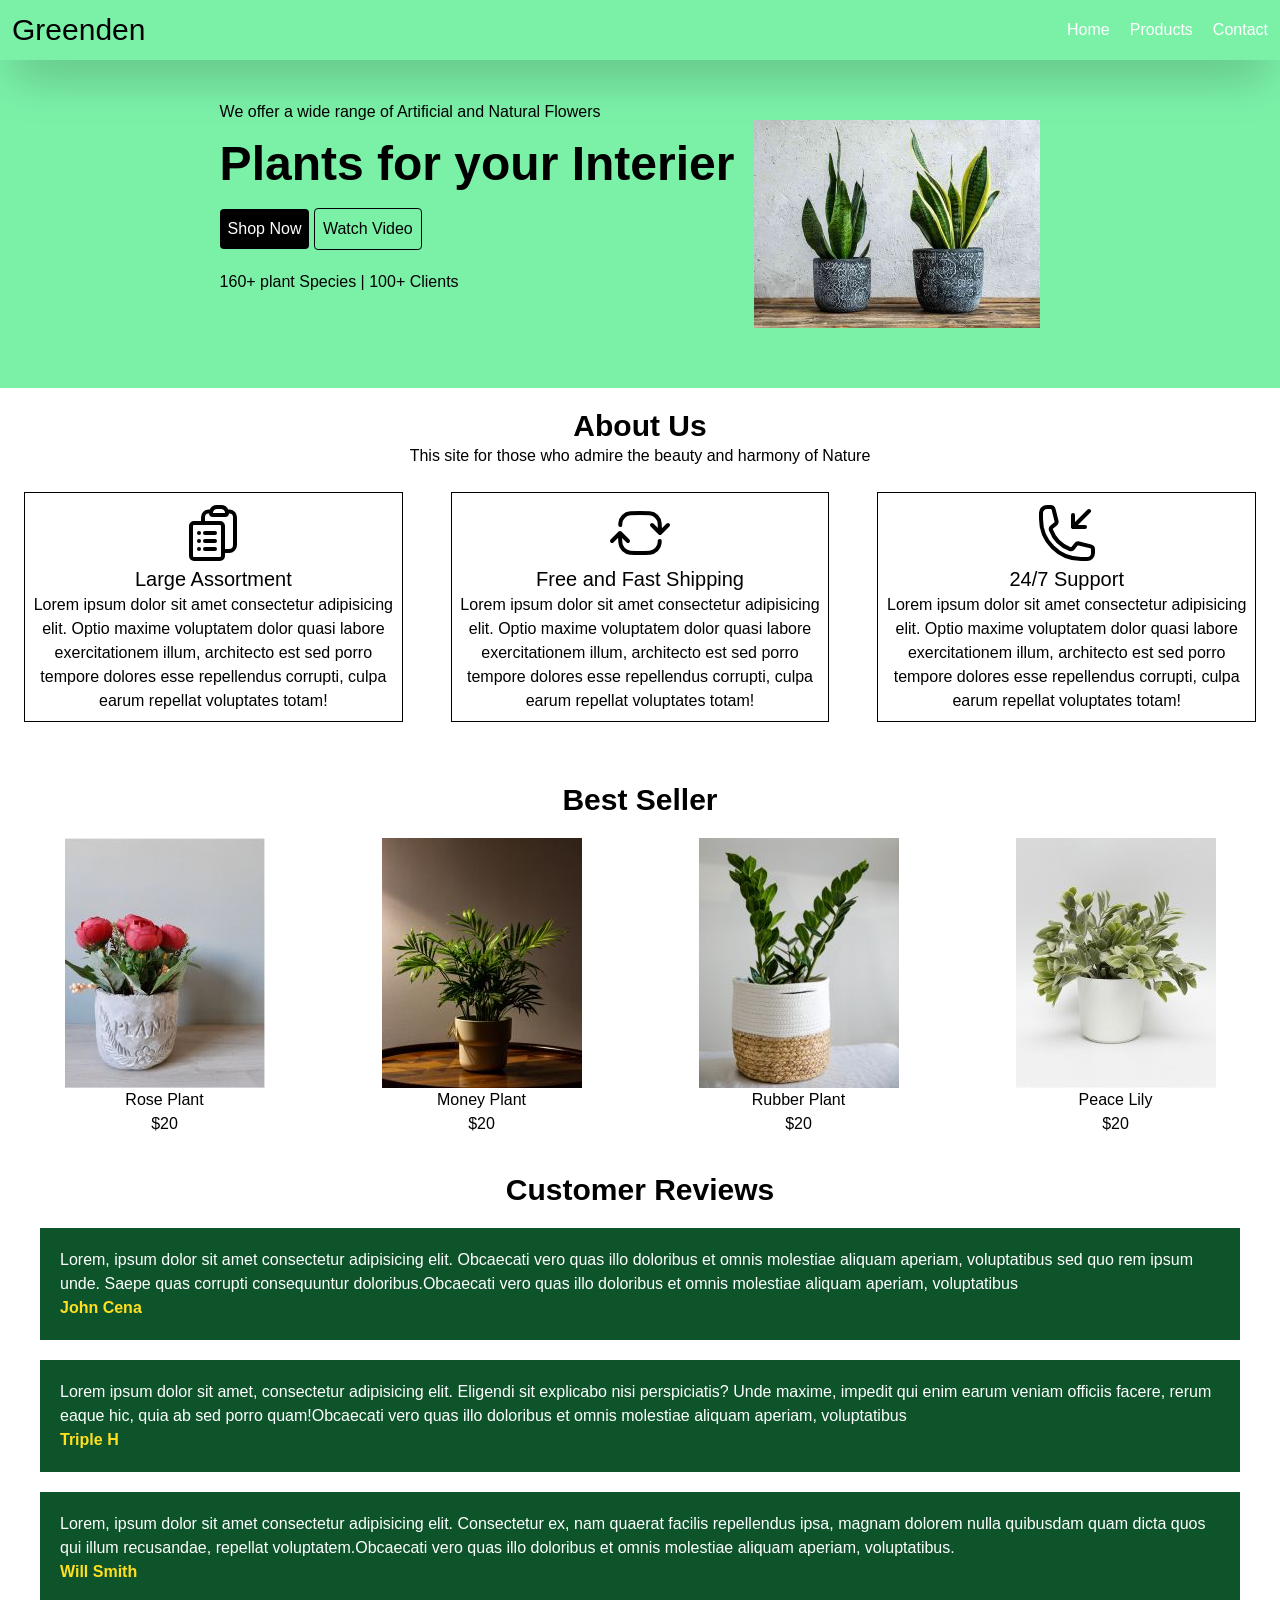
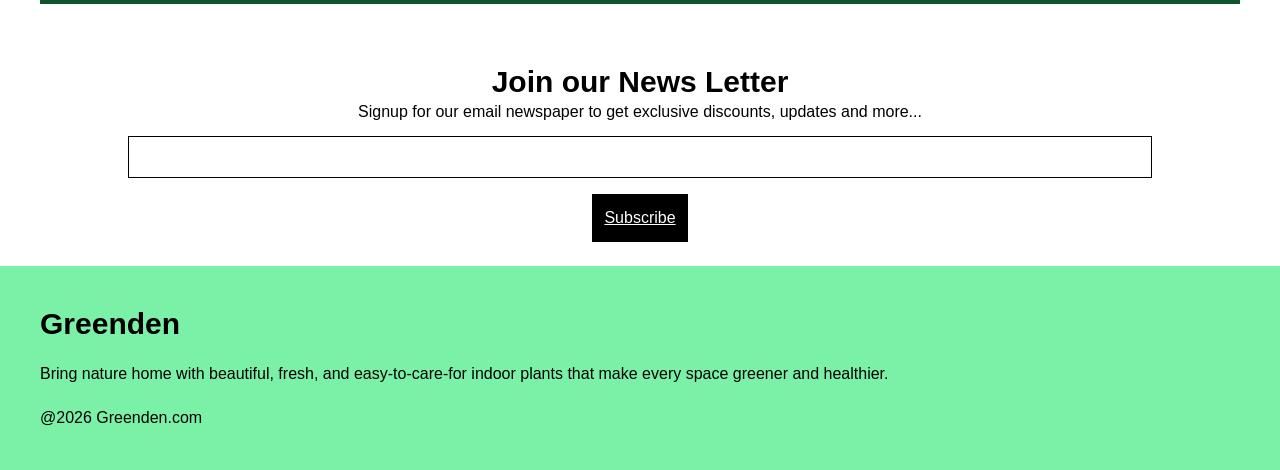
<file: index.html>
<!DOCTYPE html>
<html lang="en">

<head>
    <meta charset="UTF-8">
    <meta name="viewport" content="width=device-width, initial-scale=1.0">
    <title>Greenden</title>
    <!-- tailwind css CDN link -->
    <link href="./src/output.css" rel="stylesheet">
</head>

<body>
    <!-- Resposive Navbar -->
    <nav class="bg-green-300 p-3 flex items-center justify-between shadow-2xl sticky top-0">
        <h1 class="text-3xl">Greenden</h1>

        <svg onclick="showNavbar()" xmlns="http://www.w3.org/2000/svg" fill="none" viewBox="0 0 24 24"
            stroke-width="1.5" stroke="currentColor" class="size-6 md:hidden">
            <path stroke-linecap="round" stroke-linejoin="round" d="M3.75 6.75h16.5M3.75 12h16.5m-16.5 5.25h16.5" />
        </svg>

        <ul class="flex gap-5 text-white hidden md:flex">
            <li>
                <a class="hover:underline hover:text-black" href="./index.html">Home</a>
            </li>
            <li>
                <a class="hover:underline hover:text-black" href="./product.html">Products</a>
            </li>
            <li>
                <a class="hover:underline hover:text-black" href="./contact.html">Contact</a>
            </li>
        </ul>
    </nav>

    <!-- Side navbar -->
    <section id="sidenav"
    class="bg-green-300 hidden z-50"
    style="position: fixed; top: 0; right:0; width: 50%; height: 100vh;">

        <div class="text-right p-5">
            <button onclick="closeNavbar()" class="text-2xl">
                ✕
            </button>
        </div>

        <ul class="flex flex-col gap-5 p-5 text-white">
            <li>
                <a class="hover:underline hover:text-black" href="./index.html">Home</a>
            </li>

            <li>
                <a class="hover:underline hover:text-black" href="./product.html">Products</a>
            </li>

            <li>
                <a class="hover:underline hover:text-black" href="./contact.html">Contact</a>
            </li>
        </ul>

    </section>

    <!-- Header section -->
    <section class="bg-green-300 p-4 md:p-10 flex justify-center">
        <div>
            <p class="mb-4">We offer a wide range of Artificial and Natural Flowers</p>
            <h2 class="font-bold text-3xl md:text-5xl mb-5">Plants for your Interier</h2>
            <div>
                <button class="bg-black rounded p-2 text-white">Shop Now</button>
                <button class="border border-black rounded p-2 ">Watch Video</button>
            </div>

            <p class="mt-5">160+ plant Species | 100+ Clients</p>
        </div>

        <div class="hidden md:block p-5">
            <img src="./images/Header-image.jpg" alt="Header_Image">
        </div>
    </section>

    <!-- About section -->

    <section class="text-center">
        <h1 class="text-3xl font-bold mt-5">About Us</h1>
        <p>This site for those who admire the beauty and harmony of Nature</p>
        <div class="md:flex">
            <div class="border border-black p-2 m-6">
                <svg xmlns="http://www.w3.org/2000/svg" fill="none" viewBox="0 0 24 24" stroke-width="1.5"
                    stroke="currentColor" class="w-16 inline">
                    <path stroke-linecap="round" stroke-linejoin="round"
                        d="M9 12h3.75M9 15h3.75M9 18h3.75m3 .75H18a2.25 2.25 0 0 0 2.25-2.25V6.108c0-1.135-.845-2.098-1.976-2.192a48.424 48.424 0 0 0-1.123-.08m-5.801 0c-.065.21-.1.433-.1.664 0 .414.336.75.75.75h4.5a.75.75 0 0 0 .75-.75 2.25 2.25 0 0 0-.1-.664m-5.8 0A2.251 2.251 0 0 1 13.5 2.25H15c1.012 0 1.867.668 2.15 1.586m-5.8 0c-.376.023-.75.05-1.124.08C9.095 4.01 8.25 4.973 8.25 6.108V8.25m0 0H4.875c-.621 0-1.125.504-1.125 1.125v11.25c0 .621.504 1.125 1.125 1.125h9.75c.621 0 1.125-.504 1.125-1.125V9.375c0-.621-.504-1.125-1.125-1.125H8.25ZM6.75 12h.008v.008H6.75V12Zm0 3h.008v.008H6.75V15Zm0 3h.008v.008H6.75V18Z" />
                </svg>
                <h2 class="text-xl font-medium">Large Assortment</h2>
                <p>Lorem ipsum dolor sit amet consectetur adipisicing elit. Optio maxime voluptatem dolor quasi labore
                    exercitationem illum, architecto est sed porro tempore dolores esse repellendus corrupti, culpa
                    earum repellat voluptates totam!</p>
            </div>
            <div class="border border-black p-2 m-6">
                <svg xmlns="http://www.w3.org/2000/svg" fill="none" viewBox="0 0 24 24" stroke-width="1.5"
                    stroke="currentColor" class="w-16 inline">
                    <path stroke-linecap="round" stroke-linejoin="round"
                        d="M19.5 12c0-1.232-.046-2.453-.138-3.662a4.006 4.006 0 0 0-3.7-3.7 48.678 48.678 0 0 0-7.324 0 4.006 4.006 0 0 0-3.7 3.7c-.017.22-.032.441-.046.662M19.5 12l3-3m-3 3-3-3m-12 3c0 1.232.046 2.453.138 3.662a4.006 4.006 0 0 0 3.7 3.7 48.656 48.656 0 0 0 7.324 0 4.006 4.006 0 0 0 3.7-3.7c.017-.22.032-.441.046-.662M4.5 12l3 3m-3-3-3 3" />
                </svg>

                <h2 class="text-xl font-medium">Free and Fast Shipping</h2>
                <p>Lorem ipsum dolor sit amet consectetur adipisicing elit. Optio maxime voluptatem dolor quasi labore
                    exercitationem illum, architecto est sed porro tempore dolores esse repellendus corrupti, culpa
                    earum repellat voluptates totam!</p>
            </div>
            <div class="border border-black p-2 m-6">
                <svg xmlns="http://www.w3.org/2000/svg" fill="none" viewBox="0 0 24 24" stroke-width="1.5"
                    stroke="currentColor" class="w-16 inline">
                    <path stroke-linecap="round" stroke-linejoin="round"
                        d="M14.25 9.75v-4.5m0 4.5h4.5m-4.5 0 6-6m-3 18c-8.284 0-15-6.716-15-15V4.5A2.25 2.25 0 0 1 4.5 2.25h1.372c.516 0 .966.351 1.091.852l1.106 4.423c.11.44-.054.902-.417 1.173l-1.293.97a1.062 1.062 0 0 0-.38 1.21 12.035 12.035 0 0 0 7.143 7.143c.441.162.928-.004 1.21-.38l.97-1.293a1.125 1.125 0 0 1 1.173-.417l4.423 1.106c.5.125.852.575.852 1.091V19.5a2.25 2.25 0 0 1-2.25 2.25h-2.25Z" />
                </svg>

                <h2 class="text-xl font-medium">24/7 Support</h2>
                <p>Lorem ipsum dolor sit amet consectetur adipisicing elit. Optio maxime voluptatem dolor quasi labore
                    exercitationem illum, architecto est sed porro tempore dolores esse repellendus corrupti, culpa
                    earum repellat voluptates totam!</p>
            </div>
        </div>
    </section>

    <!-- Best Seller -->
    <section class="p-4 text-center">
        <h1 class="font-bold mt-5 text-3xl">Best Seller</h1>
        <div class="grid grid-cols-2 md:grid-cols-4 mt-5 gap-5">
            <div>
                <img src="./images/Rosepot.jpg" class="inline hover:shadow-xl transform hover:-translate-y-2"
                    alt="RosePlant">
                <h1>Rose Plant</h1>
                <p>$20</p>
            </div>
            <div>
                <img src="./images/Money Plant.jpg" class="inline hover:shadow-xl transform hover:-translate-y-2"
                    alt="MoneyPlant">
                <h1>Money Plant</h1>
                <p>$20</p>
            </div>
            <div>
                <img src="./images/Rubber Plant.jpg" class="inline hover:shadow-xl transform hover:-translate-y-2"
                    alt="RubberPlant">
                <h1>Rubber Plant</h1>
                <p>$20</p>
            </div>
            <div>
                <img src="./images/Peace Lily.jpg" class="inline hover:shadow-xl transform hover:-translate-y-2"
                    alt="Peacelily">
                <h1>Peace Lily</h1>
                <p>$20</p>
            </div>
        </div>
    </section>

    <!-- Review Section -->
    <section class="p-5">
        <h1 class="text-3xl font-bold text-center">Customer Reviews</h1>
        <div class="flex flex-col gap-5 justify-center text-white m-5">
            <div class="bg-green-900 p-5 container">
                <p>Lorem, ipsum dolor sit amet consectetur adipisicing elit. Obcaecati vero quas illo doloribus et omnis
                    molestiae aliquam aperiam, voluptatibus sed quo rem ipsum unde. Saepe quas corrupti consequuntur
                    doloribus.Obcaecati vero quas illo doloribus et omnis molestiae aliquam aperiam, voluptatibus</p>
                <h1 class="font-bold text-yellow-300">John Cena</h1>
            </div>
            <div class="bg-green-900 p-5 container">
                <p>Lorem ipsum dolor sit amet, consectetur adipisicing elit. Eligendi sit explicabo nisi perspiciatis?
                    Unde maxime, impedit qui enim earum veniam officiis facere, rerum eaque hic, quia ab sed porro
                    quam!Obcaecati vero quas illo doloribus et omnis molestiae aliquam aperiam, voluptatibus</p>
                <h1 class="font-bold text-yellow-300">Triple H</h1>
            </div>
            <div class="bg-green-900 p-5 container">
                <p>Lorem, ipsum dolor sit amet consectetur adipisicing elit. Consectetur ex, nam quaerat facilis
                    repellendus ipsa, magnam dolorem nulla quibusdam quam dicta quos qui illum recusandae, repellat
                    voluptatem.Obcaecati vero quas illo doloribus et omnis molestiae aliquam aperiam, voluptatibus.</p>
                <h1 class="font-bold text-yellow-300">Will Smith</h1>
            </div>
        </div>
    </section>

    <!-- News Letter -->
    <section class="text-center">
        <h1 class="text-3xl font-bold mt-5 text-center">Join our News Letter</h1>
        <p>Signup for our email newspaper to get exclusive discounts, updates and more...</p>
        <input type="text" class="border border-black p-2 m-3" style="width: 80%;"><br>
        <button class="bg-black text-white p-3 m-1 underline">Subscribe</button>
    </section>
    <!-- Footer -->
    <section class="bg-green-300 p-10 mt-5">
        <h1 class="text-3xl font-bold">Greenden</h1>
        <p class="mt-5">Bring nature home with beautiful, fresh, and easy-to-care-for indoor plants that make every
            space greener and healthier.</p>
        <p class="mt-5">@2026 Greenden.com</p>
    </section>

    <script src="script.js"></script>
</body>

</html>
</file>
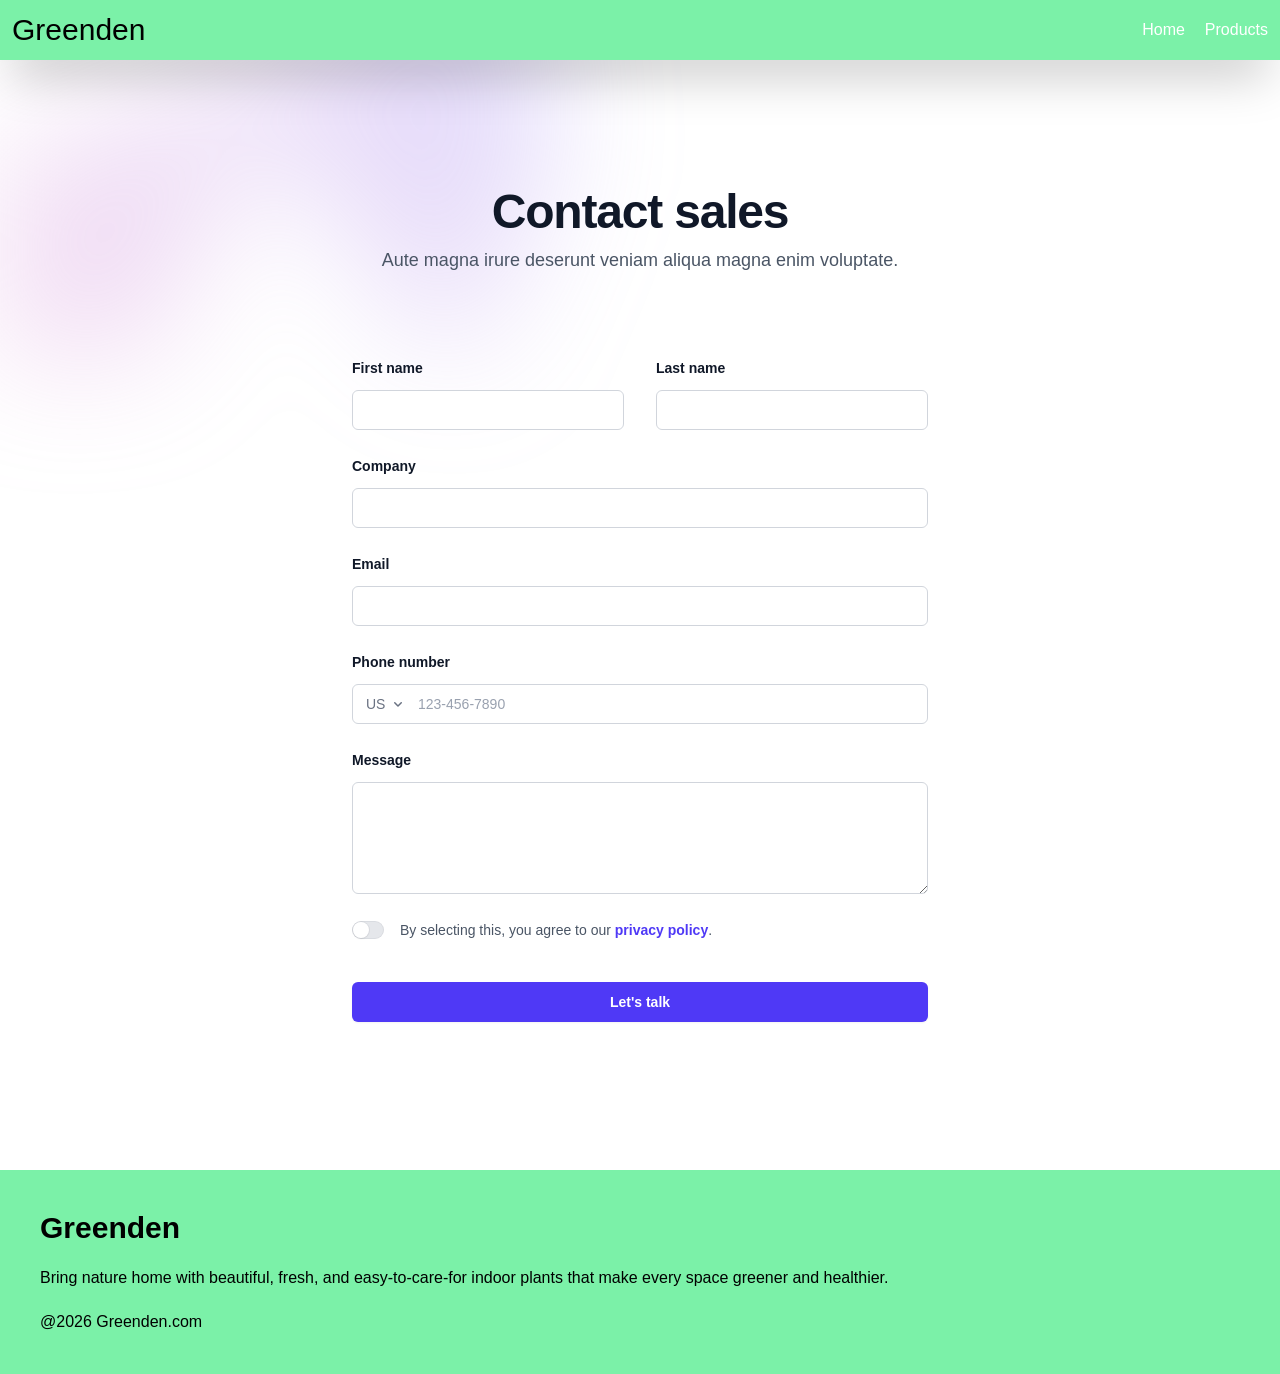
<file: contact.html>
<!DOCTYPE html>
<html lang="en">

<head>
    <meta charset="UTF-8">
    <meta name="viewport" content="width=device-width, initial-scale=1.0">
    <title>Greenden</title>
    <link href="./src/output.css" rel="stylesheet">
</head>

<body>
    <nav class="bg-green-300 p-3 flex items-center justify-between shadow-2xl sticky top-0 z-10">
        <h1 class="text-3xl">Greenden</h1>

        <button id="menuButton" class="md:hidden">

    <svg xmlns="http://www.w3.org/2000/svg"
        fill="none"
        viewBox="0 0 24 24"
        stroke-width="1.5"
        stroke="currentColor"
        class="size-6">

        <path stroke-linecap="round"
            stroke-linejoin="round"
            d="M3.75 6.75h16.5M3.75 12h16.5m-16.5 5.25h16.5" />

    </svg>

</button>

        <ul class="flex gap-5 text-white hidden md:flex">
            <li>
                <a class="hover:underline hover:text-black" href="./index.html">Home</a>
            </li>
            <li>
                <a class="hover:underline hover:text-black" href="./product.html">Products</a>
            </li>
            <!-- <li>
                <a class="hover:underline hover:text-black" href="./contact.html">Contact</a>
            </li> -->
        </ul>
    </nav>

    <!-- Side Navbar -->
<section id="sidenav"
    style="
        display: none;
        position: fixed;
        top: 0;
        right: 0;
        width: 50%;
        height: 100vh;
        background-color: #86efac;
        z-index: 99999;
        pointer-events: auto;
    ">

    <!-- Close button -->
    <button id="closeButton"
        style="
            display: block;
            margin-left: auto;
            padding: 20px;
            font-size: 25px;
            cursor: pointer;
            border: none;
            background: none;
        ">
        ✕
    </button>

    <!-- Menu -->
    <ul style="
        display: flex;
        flex-direction: column;
        gap: 20px;
        padding: 20px;
        list-style: none;
    ">

        <li>
            <a class="hover:underline hover:text-black" href="./index.html"
                style="color: white; cursor: pointer;">
                Home
            </a>
        </li>

        <li>
            <a class="hover:underline hover:text-black" href="./product.html"
                style="color: white; cursor: pointer;">
                Products
            </a>
        </li>

        <li>
            <a class="hover:underline hover:text-black" href="./contact.html"
                style="color: white; cursor: pointer;">
                Contact
            </a>
        </li>

    </ul>

</section>

    <div class="isolate bg-white px-6 py-24 sm:py-32 lg:px-8">
        <div aria-hidden="true"
            class="absolute inset-x-0 -top-40 -z-10 transform-gpu overflow-hidden blur-3xl sm:-top-80">
            <div style="clip-path: polygon(74.1% 44.1%, 100% 61.6%, 97.5% 26.9%, 85.5% 0.1%, 80.7% 2%, 72.5% 32.5%, 60.2% 62.4%, 52.4% 68.1%, 47.5% 58.3%, 45.2% 34.5%, 27.5% 76.7%, 0.1% 64.9%, 17.9% 100%, 27.6% 76.8%, 76.1% 97.7%, 74.1% 44.1%)"
                class="relative left-1/2 -z-10 aspect-1155/678 w-144.5 max-w-none -translate-x-1/2 rotate-30 bg-linear-to-tr from-[#ff80b5] to-[#9089fc] opacity-30 sm:left-[calc(50%-40rem)] sm:w-288.75">
            </div>
        </div>
        <div class="mx-auto max-w-2xl text-center">
            <h2 class="text-4xl font-semibold tracking-tight text-balance text-gray-900 sm:text-5xl">Contact sales</h2>
            <p class="mt-2 text-lg/8 text-gray-600">Aute magna irure deserunt veniam aliqua magna enim voluptate.</p>
        </div>
        <form action="#" method="POST" class="mx-auto mt-16 max-w-xl sm:mt-20">
            <div class="grid grid-cols-1 gap-x-8 gap-y-6 sm:grid-cols-2">
                <div>
                    <label for="first-name" class="block text-sm/6 font-semibold text-gray-900">First name</label>
                    <div class="mt-2.5">
                        <input id="first-name" type="text" name="first-name" autocomplete="given-name"
                            class="block w-full rounded-md bg-white px-3.5 py-2 text-base text-gray-900 outline-1 -outline-offset-1 outline-gray-300 placeholder:text-gray-400 focus:outline-2 focus:-outline-offset-2 focus:outline-indigo-600" />
                    </div>
                </div>
                <div>
                    <label for="last-name" class="block text-sm/6 font-semibold text-gray-900">Last name</label>
                    <div class="mt-2.5">
                        <input id="last-name" type="text" name="last-name" autocomplete="family-name"
                            class="block w-full rounded-md bg-white px-3.5 py-2 text-base text-gray-900 outline-1 -outline-offset-1 outline-gray-300 placeholder:text-gray-400 focus:outline-2 focus:-outline-offset-2 focus:outline-indigo-600" />
                    </div>
                </div>
                <div class="sm:col-span-2">
                    <label for="company" class="block text-sm/6 font-semibold text-gray-900">Company</label>
                    <div class="mt-2.5">
                        <input id="company" type="text" name="company" autocomplete="organization"
                            class="block w-full rounded-md bg-white px-3.5 py-2 text-base text-gray-900 outline-1 -outline-offset-1 outline-gray-300 placeholder:text-gray-400 focus:outline-2 focus:-outline-offset-2 focus:outline-indigo-600" />
                    </div>
                </div>
                <div class="sm:col-span-2">
                    <label for="email" class="block text-sm/6 font-semibold text-gray-900">Email</label>
                    <div class="mt-2.5">
                        <input id="email" type="email" name="email" autocomplete="email"
                            class="block w-full rounded-md bg-white px-3.5 py-2 text-base text-gray-900 outline-1 -outline-offset-1 outline-gray-300 placeholder:text-gray-400 focus:outline-2 focus:-outline-offset-2 focus:outline-indigo-600" />
                    </div>
                </div>
                <div class="sm:col-span-2">
                    <label for="phone-number" class="block text-sm/6 font-semibold text-gray-900">Phone number</label>
                    <div class="mt-2.5">
                        <div
                            class="flex rounded-md bg-white outline-1 -outline-offset-1 outline-gray-300 has-[input:focus-within]:outline-2 has-[input:focus-within]:-outline-offset-2 has-[input:focus-within]:outline-indigo-600">
                            <div class="grid shrink-0 grid-cols-1 focus-within:relative">
                                <select id="country" name="country" autocomplete="country" aria-label="Country"
                                    class="col-start-1 row-start-1 w-full appearance-none rounded-md py-2 pr-7 pl-3.5 text-base text-gray-500 placeholder:text-gray-400 focus:outline-2 focus:-outline-offset-2 focus:outline-indigo-600 sm:text-sm/6">
                                    <option>US</option>
                                    <option>CA</option>
                                    <option>EU</option>
                                </select>
                                <svg viewBox="0 0 16 16" fill="currentColor" data-slot="icon" aria-hidden="true"
                                    class="pointer-events-none col-start-1 row-start-1 mr-2 size-5 self-center justify-self-end text-gray-500 sm:size-4">
                                    <path
                                        d="M4.22 6.22a.75.75 0 0 1 1.06 0L8 8.94l2.72-2.72a.75.75 0 1 1 1.06 1.06l-3.25 3.25a.75.75 0 0 1-1.06 0L4.22 7.28a.75.75 0 0 1 0-1.06Z"
                                        clip-rule="evenodd" fill-rule="evenodd" />
                                </svg>
                            </div>
                            <input id="phone-number" type="text" name="phone-number" placeholder="123-456-7890"
                                class="block min-w-0 grow py-1.5 pr-3 pl-1 text-base text-gray-900 placeholder:text-gray-400 focus:outline-none sm:text-sm/6" />
                        </div>
                    </div>
                </div>
                <div class="sm:col-span-2">
                    <label for="message" class="block text-sm/6 font-semibold text-gray-900">Message</label>
                    <div class="mt-2.5">
                        <textarea id="message" name="message" rows="4"
                            class="block w-full rounded-md bg-white px-3.5 py-2 text-base text-gray-900 outline-1 -outline-offset-1 outline-gray-300 placeholder:text-gray-400 focus:outline-2 focus:-outline-offset-2 focus:outline-indigo-600"></textarea>
                    </div>
                </div>
                <div class="flex gap-x-4 sm:col-span-2">
                    <div class="flex h-6 items-center">
                        <div
                            class="group relative inline-flex w-8 shrink-0 rounded-full bg-gray-200 p-px inset-ring inset-ring-gray-900/5 outline-offset-2 outline-indigo-600 transition-colors duration-200 ease-in-out has-checked:bg-indigo-600 has-focus-visible:outline-2">
                            <span
                                class="size-4 rounded-full bg-white shadow-xs ring-1 ring-gray-900/5 transition-transform duration-200 ease-in-out group-has-checked:translate-x-3.5"></span>
                            <input id="agree-to-policies" type="checkbox" name="agree-to-policies"
                                aria-label="Agree to policies"
                                class="absolute inset-0 size-full appearance-none focus:outline-hidden" />
                        </div>
                    </div>
                    <label for="agree-to-policies" class="text-sm/6 text-gray-600">
                        By selecting this, you agree to our
                        <a href="#" class="font-semibold whitespace-nowrap text-indigo-600">privacy policy</a>.
                    </label>
                </div>
            </div>
            <div class="mt-10">
                <button type="submit"
                    class="block w-full rounded-md bg-indigo-600 px-3.5 py-2.5 text-center text-sm font-semibold text-white shadow-xs hover:bg-indigo-500 focus-visible:outline-2 focus-visible:outline-offset-2 focus-visible:outline-indigo-600">Let's
                    talk</button>
            </div>
        </form>
    </div>

    <section class="bg-green-300 p-10 mt-5">
        <h1 class="text-3xl font-bold">Greenden</h1>
        <p class="mt-5">Bring nature home with beautiful, fresh, and easy-to-care-for indoor plants that make every
            space greener and healthier.</p>
        <p class="mt-5">@2026 Greenden.com</p>
    </section>

    <!-- <script src="./script.js"></script> -->

    <script>

    var menuButton = document.getElementById("menuButton");
    var sidenav = document.getElementById("sidenav");
    var closeButton = document.getElementById("closeButton");

    menuButton.onclick = function () {
        sidenav.style.display = "block";
    };

    closeButton.onclick = function () {
        sidenav.style.display = "none";
    };

</script>

</body>

</html>
</file>
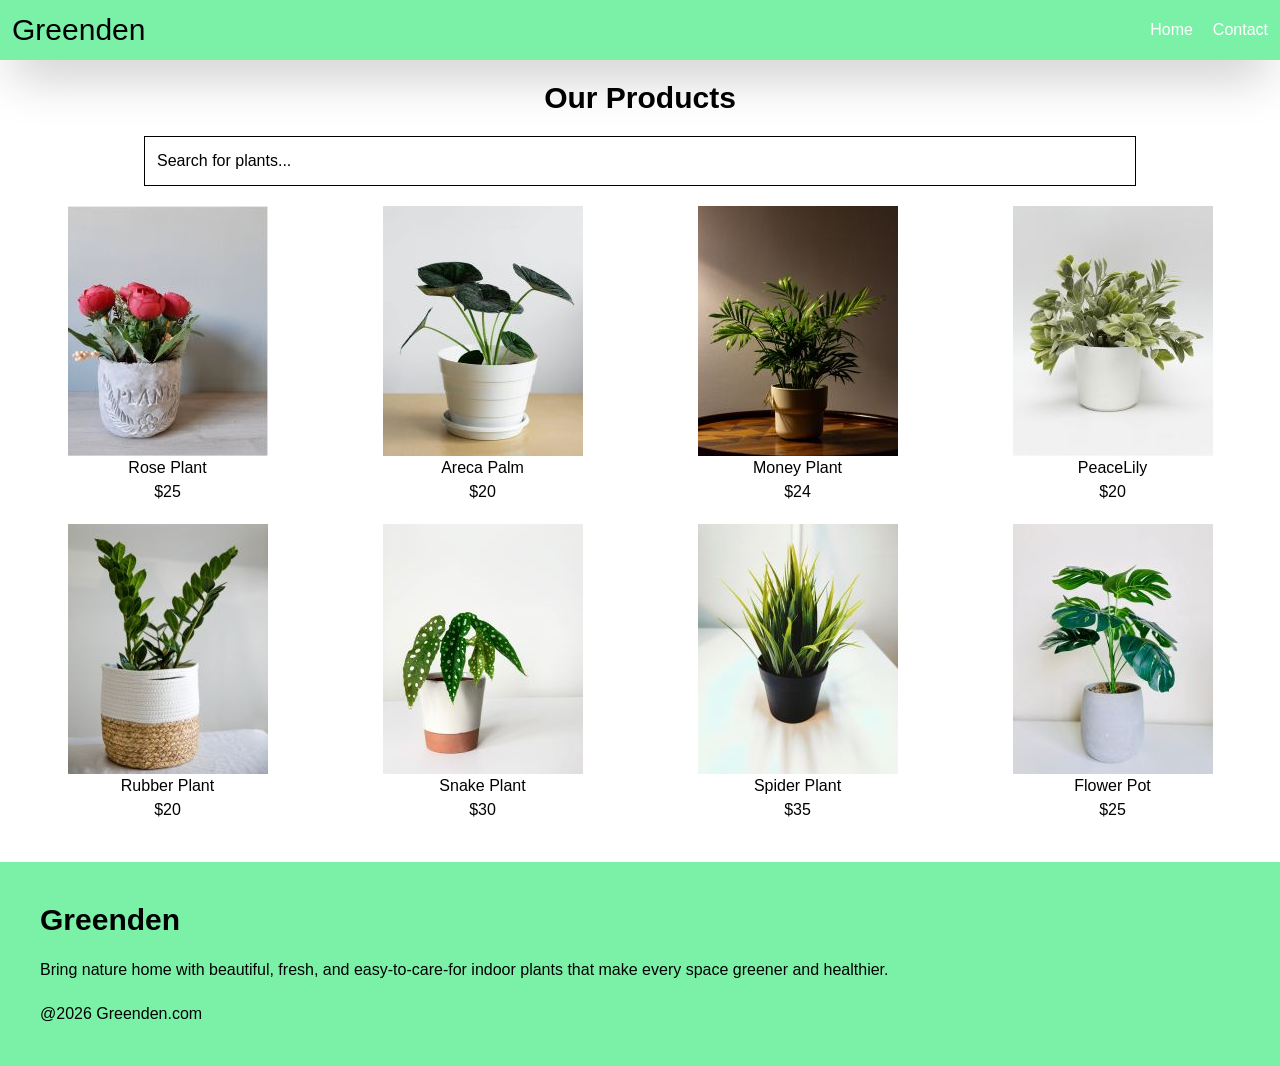
<file: product.html>
<!DOCTYPE html>
<html lang="en">

<head>
    <meta charset="UTF-8">
    <meta name="viewport" content="width=device-width, initial-scale=1.0">
    <title>Greenden</title>
    <link href="./src/output.css" rel="stylesheet">
</head>

<body>
    <nav class="bg-green-300 p-3 flex items-center justify-between shadow-2xl sticky top-0">
        <h1 class="text-3xl">Greenden</h1>

        <svg onclick="showNavbar()" xmlns="http://www.w3.org/2000/svg" fill="none" viewBox="0 0 24 24" stroke-width="1.5" stroke="currentColor"
            class="size-6 md:hidden">
            <path stroke-linecap="round" stroke-linejoin="round" d="M3.75 6.75h16.5M3.75 12h16.5m-16.5 5.25h16.5" />
        </svg>

        <ul class="flex gap-5 text-white hidden md:flex">
            <li>
                <a class="hover:underline hover:text-black" href="index.html">Home</a>
            </li>
            <!-- <li>
                <a class="hover:underline hover:text-black" href="product.html">Products</a>
            </li> -->
            <li>
                <a class="hover:underline hover:text-black" href="./contact.html">Contact</a>
            </li>
        </ul>
    </nav>

    <!-- Side navbar -->
    <section id="sidenav" class="bg-green-300 hidden z-50"
        style="position: fixed; top: 0; right:0; width: 50%; height: 100vh;">

        <div class="text-right p-5">
            <button onclick="closeNavbar()" class="text-2xl">
                ✕
            </button>
        </div>

        <ul class="flex flex-col gap-5 p-5 text-white">
            <li>
                <a class="hover:underline hover:text-black" href="./index.html">Home</a>
            </li>

            <li>
                <a class="hover:underline hover:text-black" href="./product.html">Products</a>
            </li>

            <li>
                <a class="hover:underline hover:text-black" href="./contact.html">Contact</a>
            </li>
        </ul>

    </section>

    <section class="text-center p-5">
        <h1 class="text-3xl font-bold text-center">Our Products</h1>
        <input id="search" type="text" placeholder="Search for plants..." class="border border-black mt-5 p-3" style="width: 80%;">
        <div id="product-container" class="grid grid-cols-2 md:grid-cols-4 mt-5 gap-5">
            <div>
                <img src="./images/Rosepot.jpg" class="inline hover:shadow-xl transform hover:-translate-y-2"
                    alt="RosePlant">
                <h1>Rose Plant</h1>
                <p>$25</p>
            </div>
            <div>
                <img src="./images/Areca Palm.jpg" class="inline hover:shadow-xl transform hover:-translate-y-2"
                    alt="Arecapalm">
                <h1>Areca Palm</h1>
                <p>$20</p>
            </div>
            <div>
                <img src="./images/Money Plant.jpg" class="inline hover:shadow-xl transform hover:-translate-y-2"
                    alt="MoneyPlant">
                <h1>Money Plant</h1>
                <p>$24</p>
            </div>
            <div>
                <img src="./images/Peace Lily.jpg" class="inline hover:shadow-xl transform hover:-translate-y-2"
                    alt="Peacelily">
                <h1>PeaceLily</h1>
                <p>$20</p>
            </div>
            <div>
                <img src="./images/Rubber Plant.jpg" class="inline hover:shadow-xl transform hover:-translate-y-2"
                    alt="RubberPlant">
                <h1>Rubber Plant</h1>
                <p>$20</p>
            </div>
            <div>
                <img src="./images/Snake Plant.jpg" class="inline hover:shadow-xl transform hover:-translate-y-2"
                    alt="SnakePlant">
                <h1>Snake Plant</h1>
                <p>$30</p>
            </div>
            <div>
                <img src="./images/spider plant.jpg" class="inline hover:shadow-xl transform hover:-translate-y-2"
                    alt="SpiderPlant">
                <h1>Spider Plant</h1>
                <p>$35</p>
            </div>
            <div>
                <img src="./images/flower pot.jpg" class="inline hover:shadow-xl transform hover:-translate-y-2"
                    alt="Flowerpot">
                <h1>Flower Pot</h1>
                <p>$25</p>
            </div>
        </div>
    </section>
    <section class="bg-green-300 p-10 mt-5">
        <h1 class="text-3xl font-bold">Greenden</h1>
        <p class="mt-5">Bring nature home with beautiful, fresh, and easy-to-care-for indoor plants that make every
            space greener and healthier.</p>
        <p class="mt-5">@2026 Greenden.com</p>
    </section>

    <script src="script.js"></script>
    <script src="product.js"></script>
</body>

</html>
</file>
<file: src/output.css>
/*! tailwindcss v4.3.3 | MIT License | https://tailwindcss.com */
@layer properties;
@layer theme, base, components, utilities;
@layer theme {
  :root, :host {
    --font-sans: -apple-system, BlinkMacSystemFont, "Segoe UI", Roboto, "Helvetica Neue",
      "Noto Sans", Arial, sans-serif, "Apple Color Emoji", "Segoe UI Emoji",
      "Segoe UI Symbol", "Noto Color Emoji";
    --font-mono: ui-monospace, SFMono-Regular, Menlo, Monaco, Consolas, "Liberation Mono",
      "Courier New", monospace;
    --color-amber-900: oklch(41.4% 0.112 45.904);
    --color-yellow-300: oklch(90.5% 0.182 98.111);
    --color-yellow-400: oklch(85.2% 0.199 91.936);
    --color-green-100: oklch(96.2% 0.044 156.743);
    --color-green-200: oklch(92.5% 0.084 155.995);
    --color-green-300: oklch(87.1% 0.15 154.449);
    --color-green-500: oklch(72.3% 0.219 149.579);
    --color-green-800: oklch(44.8% 0.119 151.328);
    --color-green-900: oklch(39.3% 0.095 152.535);
    --color-teal-50: oklch(98.4% 0.014 180.72);
    --color-blue-500: oklch(62.3% 0.214 259.815);
    --color-blue-600: oklch(54.6% 0.245 262.881);
    --color-blue-700: oklch(48.8% 0.243 264.376);
    --color-blue-800: oklch(42.4% 0.199 265.638);
    --color-indigo-500: oklch(58.5% 0.233 277.117);
    --color-indigo-600: oklch(51.1% 0.262 276.966);
    --color-slate-50: oklch(98.4% 0.003 247.858);
    --color-slate-200: oklch(92.9% 0.013 255.508);
    --color-slate-300: oklch(86.9% 0.022 252.894);
    --color-slate-400: oklch(70.4% 0.04 256.788);
    --color-slate-600: oklch(44.6% 0.043 257.281);
    --color-slate-900: oklch(20.8% 0.042 265.755);
    --color-gray-200: oklch(92.8% 0.006 264.531);
    --color-gray-300: oklch(87.2% 0.01 258.338);
    --color-gray-400: oklch(70.7% 0.022 261.325);
    --color-gray-500: oklch(55.1% 0.027 264.364);
    --color-gray-600: oklch(44.6% 0.03 256.802);
    --color-gray-900: oklch(21% 0.034 264.665);
    --color-neutral-700: oklch(37.1% 0 none);
    --color-neutral-800: oklch(26.9% 0 none);
    --color-black: #000;
    --color-white: #fff;
    --spacing: 0.25rem;
    --container-xl: 36rem;
    --container-2xl: 42rem;
    --container-5xl: 64rem;
    --text-sm: 0.875rem;
    --text-sm--line-height: calc(1.25 / 0.875);
    --text-base: 1rem;
    --text-base--line-height: calc(1.5 / 1);
    --text-lg: 1.125rem;
    --text-lg--line-height: calc(1.75 / 1.125);
    --text-xl: 1.25rem;
    --text-xl--line-height: calc(1.75 / 1.25);
    --text-2xl: 1.5rem;
    --text-2xl--line-height: calc(2 / 1.5);
    --text-3xl: 1.875rem;
    --text-3xl--line-height: calc(2.25 / 1.875);
    --text-4xl: 2.25rem;
    --text-4xl--line-height: calc(2.5 / 2.25);
    --text-5xl: 3rem;
    --text-5xl--line-height: 1;
    --font-weight-medium: 500;
    --font-weight-semibold: 600;
    --font-weight-bold: 700;
    --tracking-tight: -0.025em;
    --leading-relaxed: 1.625;
    --radius-md: 0.375rem;
    --radius-2xl: 1rem;
    --ease-in-out: cubic-bezier(0.4, 0, 0.2, 1);
    --blur-3xl: 64px;
    --default-transition-duration: 150ms;
    --default-transition-timing-function: cubic-bezier(0.4, 0, 0.2, 1);
    --default-font-family: var(--font-sans);
    --default-mono-font-family: var(--font-mono);
  }
}
@layer base {
  *, ::after, ::before, ::backdrop, ::file-selector-button {
    box-sizing: border-box;
    margin: 0;
    padding: 0;
    border: 0 solid;
  }
  html, :host {
    line-height: 1.5;
    -webkit-text-size-adjust: 100%;
    tab-size: 4;
    font-family: var(--default-font-family, -apple-system, BlinkMacSystemFont, "Segoe UI", Roboto, "Helvetica Neue", "Noto Sans", Arial, sans-serif, "Apple Color Emoji", "Segoe UI Emoji", "Segoe UI Symbol", "Noto Color Emoji");
    font-feature-settings: var(--default-font-feature-settings, normal);
    font-variation-settings: var(--default-font-variation-settings, normal);
    -webkit-tap-highlight-color: transparent;
  }
  hr {
    height: 0;
    color: inherit;
    border-top-width: 1px;
  }
  abbr:where([title]) {
    -webkit-text-decoration: underline dotted;
    text-decoration: underline dotted;
  }
  h1, h2, h3, h4, h5, h6 {
    font-size: inherit;
    font-weight: inherit;
  }
  a {
    color: inherit;
    -webkit-text-decoration: inherit;
    text-decoration: inherit;
  }
  b, strong {
    font-weight: bolder;
  }
  code, kbd, samp, pre {
    font-family: var(--default-mono-font-family, ui-monospace, SFMono-Regular, Menlo, Monaco, Consolas, "Liberation Mono", "Courier New", monospace);
    font-feature-settings: var(--default-mono-font-feature-settings, normal);
    font-variation-settings: var(--default-mono-font-variation-settings, normal);
    font-size: 1em;
  }
  small {
    font-size: 80%;
  }
  sub, sup {
    font-size: 75%;
    line-height: 0;
    position: relative;
    vertical-align: baseline;
  }
  sub {
    bottom: -0.25em;
  }
  sup {
    top: -0.5em;
  }
  table {
    text-indent: 0;
    border-color: inherit;
    border-collapse: collapse;
  }
  :-moz-focusring:where(:not(iframe)) {
    outline: auto;
  }
  progress {
    vertical-align: baseline;
  }
  summary {
    display: list-item;
  }
  ol, ul, menu {
    list-style: none;
  }
  img, svg, video, canvas, audio, iframe, embed, object {
    display: block;
    vertical-align: middle;
  }
  img, video {
    max-width: 100%;
    height: auto;
  }
  button, input, select, optgroup, textarea, ::file-selector-button {
    font: inherit;
    font-feature-settings: inherit;
    font-variation-settings: inherit;
    letter-spacing: inherit;
    color: inherit;
    border-radius: 0;
    background-color: transparent;
    opacity: 1;
  }
  :where(select:is([multiple], [size])) optgroup {
    font-weight: bolder;
  }
  :where(select:is([multiple], [size])) optgroup option {
    padding-inline-start: 20px;
  }
  ::file-selector-button {
    margin-inline-end: 4px;
  }
  ::placeholder {
    opacity: 1;
  }
  @supports (not (-webkit-appearance: -apple-pay-button))  or (contain-intrinsic-size: 1px) {
    ::placeholder {
      color: currentcolor;
      @supports (color: color-mix(in lab, red, red)) {
        color: color-mix(in oklab, currentcolor 50%, transparent);
      }
    }
  }
  textarea {
    resize: vertical;
  }
  ::-webkit-search-decoration {
    -webkit-appearance: none;
  }
  ::-webkit-date-and-time-value {
    min-height: 1lh;
    text-align: inherit;
  }
  ::-webkit-datetime-edit {
    display: inline-flex;
  }
  ::-webkit-datetime-edit-fields-wrapper {
    padding: 0;
  }
  ::-webkit-datetime-edit, ::-webkit-datetime-edit-year-field, ::-webkit-datetime-edit-month-field, ::-webkit-datetime-edit-day-field, ::-webkit-datetime-edit-hour-field, ::-webkit-datetime-edit-minute-field, ::-webkit-datetime-edit-second-field, ::-webkit-datetime-edit-millisecond-field, ::-webkit-datetime-edit-meridiem-field {
    padding-block: 0;
  }
  ::-webkit-calendar-picker-indicator {
    line-height: 1;
  }
  :-moz-ui-invalid {
    box-shadow: none;
  }
  button, input:where([type="button"], [type="reset"], [type="submit"]), ::file-selector-button {
    appearance: button;
  }
  ::-webkit-inner-spin-button, ::-webkit-outer-spin-button {
    height: auto;
  }
  [hidden]:where(:not([hidden="until-found"])) {
    display: none !important;
  }
}
@layer utilities {
  .pointer-events-none {
    pointer-events: none;
  }
  .absolute {
    position: absolute;
  }
  .relative {
    position: relative;
  }
  .sticky {
    position: sticky;
  }
  .inset-0 {
    inset: 0px;
  }
  .inset-x-0 {
    inset-inline: 0px;
  }
  .-top-40 {
    top: calc(var(--spacing) * -40);
  }
  .top-0 {
    top: 0px;
  }
  .left-1 {
    left: var(--spacing);
  }
  .left-1\/2 {
    left: calc(1 / 2 * 100%);
  }
  .isolate {
    isolation: isolate;
  }
  .-z-10 {
    z-index: calc(10 * -1);
  }
  .z-10 {
    z-index: 10;
  }
  .col-start-1 {
    grid-column-start: 1;
  }
  .row-start-1 {
    grid-row-start: 1;
  }
  .container {
    width: 100%;
    @media (width >= 40rem) {
      max-width: 40rem;
    }
    @media (width >= 48rem) {
      max-width: 48rem;
    }
    @media (width >= 64rem) {
      max-width: 64rem;
    }
    @media (width >= 80rem) {
      max-width: 80rem;
    }
    @media (width >= 96rem) {
      max-width: 96rem;
    }
  }
  .m-1 {
    margin: var(--spacing);
  }
  .m-3 {
    margin: calc(var(--spacing) * 3);
  }
  .m-5 {
    margin: calc(var(--spacing) * 5);
  }
  .m-6 {
    margin: calc(var(--spacing) * 6);
  }
  .mx-auto {
    margin-inline: auto;
  }
  .mt-2 {
    margin-top: calc(var(--spacing) * 2);
  }
  .mt-2\.5 {
    margin-top: calc(var(--spacing) * 2.5);
  }
  .mt-4 {
    margin-top: calc(var(--spacing) * 4);
  }
  .mt-5 {
    margin-top: calc(var(--spacing) * 5);
  }
  .mt-8 {
    margin-top: calc(var(--spacing) * 8);
  }
  .mt-10 {
    margin-top: calc(var(--spacing) * 10);
  }
  .mt-12 {
    margin-top: calc(var(--spacing) * 12);
  }
  .mt-16 {
    margin-top: calc(var(--spacing) * 16);
  }
  .mr-2 {
    margin-right: calc(var(--spacing) * 2);
  }
  .mb-2 {
    margin-bottom: calc(var(--spacing) * 2);
  }
  .mb-4 {
    margin-bottom: calc(var(--spacing) * 4);
  }
  .mb-5 {
    margin-bottom: calc(var(--spacing) * 5);
  }
  .mb-6 {
    margin-bottom: calc(var(--spacing) * 6);
  }
  .mb-12 {
    margin-bottom: calc(var(--spacing) * 12);
  }
  .ml-4 {
    margin-left: calc(var(--spacing) * 4);
  }
  .block {
    display: block;
  }
  .flex {
    display: flex;
  }
  .grid {
    display: grid;
  }
  .hidden {
    display: none;
  }
  .inline {
    display: inline;
  }
  .inline-block {
    display: inline-block;
  }
  .inline-flex {
    display: inline-flex;
  }
  .table {
    display: table;
  }
  .aspect-1155\/678 {
    aspect-ratio: 1155/678;
  }
  .size-4 {
    width: calc(var(--spacing) * 4);
    height: calc(var(--spacing) * 4);
  }
  .size-5 {
    width: calc(var(--spacing) * 5);
    height: calc(var(--spacing) * 5);
  }
  .size-6 {
    width: calc(var(--spacing) * 6);
    height: calc(var(--spacing) * 6);
  }
  .size-full {
    width: 100%;
    height: 100%;
  }
  .h-6 {
    height: calc(var(--spacing) * 6);
  }
  .h-8 {
    height: calc(var(--spacing) * 8);
  }
  .w-8 {
    width: calc(var(--spacing) * 8);
  }
  .w-16 {
    width: calc(var(--spacing) * 16);
  }
  .w-144 {
    width: calc(var(--spacing) * 144);
  }
  .w-144\.5 {
    width: calc(var(--spacing) * 144.5);
  }
  .w-full {
    width: 100%;
  }
  .max-w-2xl {
    max-width: var(--container-2xl);
  }
  .max-w-5xl {
    max-width: var(--container-5xl);
  }
  .max-w-none {
    max-width: none;
  }
  .max-w-xl {
    max-width: var(--container-xl);
  }
  .min-w-0 {
    min-width: 0px;
  }
  .flex-shrink {
    flex-shrink: 1;
  }
  .shrink-0 {
    flex-shrink: 0;
  }
  .flex-grow {
    flex-grow: 1;
  }
  .grow {
    flex-grow: 1;
  }
  .border-collapse {
    border-collapse: collapse;
  }
  .-translate-x-1 {
    --tw-translate-x: calc(var(--spacing) * -1);
    translate: var(--tw-translate-x) var(--tw-translate-y);
  }
  .-translate-x-1\/2 {
    --tw-translate-x: calc(calc(1 / 2 * 100%) * -1);
    translate: var(--tw-translate-x) var(--tw-translate-y);
  }
  .rotate-30 {
    rotate: 30deg;
  }
  .transform {
    transform: var(--tw-rotate-x,) var(--tw-rotate-y,) var(--tw-rotate-z,) var(--tw-skew-x,) var(--tw-skew-y,);
  }
  .transform-gpu {
    transform: translateZ(0) var(--tw-rotate-x,) var(--tw-rotate-y,) var(--tw-rotate-z,) var(--tw-skew-x,) var(--tw-skew-y,);
  }
  .cursor-pointer {
    cursor: pointer;
  }
  .resize {
    resize: both;
  }
  .appearance-none {
    appearance: none;
  }
  .grid-cols-1 {
    grid-template-columns: repeat(1, minmax(0, 1fr));
  }
  .grid-cols-2 {
    grid-template-columns: repeat(2, minmax(0, 1fr));
  }
  .flex-col {
    flex-direction: column;
  }
  .flex-wrap {
    flex-wrap: wrap;
  }
  .items-center {
    align-items: center;
  }
  .items-start {
    align-items: flex-start;
  }
  .justify-between {
    justify-content: space-between;
  }
  .justify-center {
    justify-content: center;
  }
  .justify-center-safe {
    justify-content: safe center;
  }
  .gap-0 {
    gap: 0px;
  }
  .gap-4 {
    gap: calc(var(--spacing) * 4);
  }
  .gap-5 {
    gap: calc(var(--spacing) * 5);
  }
  .gap-16 {
    gap: calc(var(--spacing) * 16);
  }
  :where(.space-y-4 > :not(:last-child)) {
    --tw-space-y-reverse: 0;
    margin-block-start: calc(calc(var(--spacing) * 4) * var(--tw-space-y-reverse));
    margin-block-end: calc(calc(var(--spacing) * 4) * calc(1 - var(--tw-space-y-reverse)));
  }
  .gap-x-4 {
    column-gap: calc(var(--spacing) * 4);
  }
  .gap-x-8 {
    column-gap: calc(var(--spacing) * 8);
  }
  .gap-y-6 {
    row-gap: calc(var(--spacing) * 6);
  }
  .self-center {
    align-self: center;
  }
  .justify-self-end {
    justify-self: flex-end;
  }
  .overflow-hidden {
    overflow: hidden;
  }
  .rounded {
    border-radius: 0.25rem;
  }
  .rounded-full {
    border-radius: calc(infinity * 1px);
  }
  .rounded-md {
    border-radius: var(--radius-md);
  }
  .border {
    border-style: var(--tw-border-style);
    border-width: 1px;
  }
  .border-black {
    border-color: var(--color-black);
  }
  .border-blue-600 {
    border-color: var(--color-blue-600);
  }
  .border-b-teal-50 {
    border-bottom-color: var(--color-teal-50);
  }
  .bg-amber-900 {
    background-color: var(--color-amber-900);
  }
  .bg-black {
    background-color: var(--color-black);
  }
  .bg-blue-600 {
    background-color: var(--color-blue-600);
  }
  .bg-gray-200 {
    background-color: var(--color-gray-200);
  }
  .bg-green-300 {
    background-color: var(--color-green-300);
  }
  .bg-green-800 {
    background-color: var(--color-green-800);
  }
  .bg-green-900 {
    background-color: var(--color-green-900);
  }
  .bg-indigo-600 {
    background-color: var(--color-indigo-600);
  }
  .bg-slate-200 {
    background-color: var(--color-slate-200);
  }
  .bg-white {
    background-color: var(--color-white);
  }
  .bg-linear-to-tr {
    --tw-gradient-position: to top right;
    @supports (background-image: linear-gradient(in lab, red, red)) {
      --tw-gradient-position: to top right in oklab;
    }
    background-image: linear-gradient(var(--tw-gradient-stops));
  }
  .from-\[\#ff80b5\] {
    --tw-gradient-from: #ff80b5;
    --tw-gradient-stops: var(--tw-gradient-via-stops, var(--tw-gradient-position), var(--tw-gradient-from) var(--tw-gradient-from-position), var(--tw-gradient-to) var(--tw-gradient-to-position));
  }
  .to-\[\#9089fc\] {
    --tw-gradient-to: #9089fc;
    --tw-gradient-stops: var(--tw-gradient-via-stops, var(--tw-gradient-position), var(--tw-gradient-from) var(--tw-gradient-from-position), var(--tw-gradient-to) var(--tw-gradient-to-position));
  }
  .fill-current {
    fill: currentcolor;
  }
  .fill-slate-600 {
    fill: var(--color-slate-600);
  }
  .p-2 {
    padding: calc(var(--spacing) * 2);
  }
  .p-3 {
    padding: calc(var(--spacing) * 3);
  }
  .p-4 {
    padding: calc(var(--spacing) * 4);
  }
  .p-5 {
    padding: calc(var(--spacing) * 5);
  }
  .p-10 {
    padding: calc(var(--spacing) * 10);
  }
  .p-px {
    padding: 1px;
  }
  .px-3 {
    padding-inline: calc(var(--spacing) * 3);
  }
  .px-3\.5 {
    padding-inline: calc(var(--spacing) * 3.5);
  }
  .px-4 {
    padding-inline: calc(var(--spacing) * 4);
  }
  .px-6 {
    padding-inline: calc(var(--spacing) * 6);
  }
  .py-1 {
    padding-block: var(--spacing);
  }
  .py-1\.5 {
    padding-block: calc(var(--spacing) * 1.5);
  }
  .py-2 {
    padding-block: calc(var(--spacing) * 2);
  }
  .py-2\.5 {
    padding-block: calc(var(--spacing) * 2.5);
  }
  .py-6 {
    padding-block: calc(var(--spacing) * 6);
  }
  .py-24 {
    padding-block: calc(var(--spacing) * 24);
  }
  .pr-3 {
    padding-right: calc(var(--spacing) * 3);
  }
  .pr-7 {
    padding-right: calc(var(--spacing) * 7);
  }
  .pl-1 {
    padding-left: var(--spacing);
  }
  .pl-3 {
    padding-left: calc(var(--spacing) * 3);
  }
  .pl-3\.5 {
    padding-left: calc(var(--spacing) * 3.5);
  }
  .text-center {
    text-align: center;
  }
  .text-2xl {
    font-size: var(--text-2xl);
    line-height: var(--tw-leading, var(--text-2xl--line-height));
  }
  .text-3xl {
    font-size: var(--text-3xl);
    line-height: var(--tw-leading, var(--text-3xl--line-height));
  }
  .text-4xl {
    font-size: var(--text-4xl);
    line-height: var(--tw-leading, var(--text-4xl--line-height));
  }
  .text-base {
    font-size: var(--text-base);
    line-height: var(--tw-leading, var(--text-base--line-height));
  }
  .text-lg {
    font-size: var(--text-lg);
    line-height: var(--tw-leading, var(--text-lg--line-height));
  }
  .text-lg\/8 {
    font-size: var(--text-lg);
    line-height: calc(var(--spacing) * 8);
  }
  .text-sm {
    font-size: var(--text-sm);
    line-height: var(--tw-leading, var(--text-sm--line-height));
  }
  .text-sm\/6 {
    font-size: var(--text-sm);
    line-height: calc(var(--spacing) * 6);
  }
  .text-xl {
    font-size: var(--text-xl);
    line-height: var(--tw-leading, var(--text-xl--line-height));
  }
  .leading-relaxed {
    --tw-leading: var(--leading-relaxed);
    line-height: var(--leading-relaxed);
  }
  .font-bold {
    --tw-font-weight: var(--font-weight-bold);
    font-weight: var(--font-weight-bold);
  }
  .font-medium {
    --tw-font-weight: var(--font-weight-medium);
    font-weight: var(--font-weight-medium);
  }
  .font-semibold {
    --tw-font-weight: var(--font-weight-semibold);
    font-weight: var(--font-weight-semibold);
  }
  .tracking-tight {
    --tw-tracking: var(--tracking-tight);
    letter-spacing: var(--tracking-tight);
  }
  .text-balance {
    text-wrap: balance;
  }
  .text-wrap {
    text-wrap: wrap;
  }
  .whitespace-nowrap {
    white-space: nowrap;
  }
  .text-blue-600 {
    color: var(--color-blue-600);
  }
  .text-gray-500 {
    color: var(--color-gray-500);
  }
  .text-gray-600 {
    color: var(--color-gray-600);
  }
  .text-gray-900 {
    color: var(--color-gray-900);
  }
  .text-indigo-600 {
    color: var(--color-indigo-600);
  }
  .text-slate-600 {
    color: var(--color-slate-600);
  }
  .text-slate-900 {
    color: var(--color-slate-900);
  }
  .text-white {
    color: var(--color-white);
  }
  .text-yellow-300 {
    color: var(--color-yellow-300);
  }
  .text-yellow-400 {
    color: var(--color-yellow-400);
  }
  .underline {
    text-decoration-line: underline;
  }
  .opacity-30 {
    opacity: 30%;
  }
  .shadow-2xl {
    --tw-shadow: 0 25px 50px -12px var(--tw-shadow-color, rgb(0 0 0 / 0.25));
    box-shadow: var(--tw-inset-shadow), var(--tw-inset-ring-shadow), var(--tw-ring-offset-shadow), var(--tw-ring-shadow), var(--tw-shadow);
  }
  .shadow-xs {
    --tw-shadow: 0 1px 2px 0 var(--tw-shadow-color, rgb(0 0 0 / 0.05));
    box-shadow: var(--tw-inset-shadow), var(--tw-inset-ring-shadow), var(--tw-ring-offset-shadow), var(--tw-ring-shadow), var(--tw-shadow);
  }
  .ring-1 {
    --tw-ring-shadow: var(--tw-ring-inset,) 0 0 0 calc(1px + var(--tw-ring-offset-width)) var(--tw-ring-color, currentcolor);
    box-shadow: var(--tw-inset-shadow), var(--tw-inset-ring-shadow), var(--tw-ring-offset-shadow), var(--tw-ring-shadow), var(--tw-shadow);
  }
  .inset-ring {
    --tw-inset-ring-shadow: inset 0 0 0 1px var(--tw-inset-ring-color, currentcolor);
    box-shadow: var(--tw-inset-shadow), var(--tw-inset-ring-shadow), var(--tw-ring-offset-shadow), var(--tw-ring-shadow), var(--tw-shadow);
  }
  .ring-gray-900 {
    --tw-ring-color: var(--color-gray-900);
  }
  .ring-gray-900\/5 {
    --tw-ring-color: color-mix(in srgb, oklch(21% 0.034 264.665) 5%, transparent);
    @supports (color: color-mix(in lab, red, red)) {
      --tw-ring-color: color-mix(in oklab, var(--color-gray-900) 5%, transparent);
    }
  }
  .inset-ring-gray-900 {
    --tw-inset-ring-color: var(--color-gray-900);
  }
  .inset-ring-gray-900\/5 {
    --tw-inset-ring-color: color-mix(in srgb, oklch(21% 0.034 264.665) 5%, transparent);
    @supports (color: color-mix(in lab, red, red)) {
      --tw-inset-ring-color: color-mix(in oklab, var(--color-gray-900) 5%, transparent);
    }
  }
  .outline {
    outline-style: var(--tw-outline-style);
    outline-width: 1px;
  }
  .outline-1 {
    outline-style: var(--tw-outline-style);
    outline-width: 1px;
  }
  .-outline-offset-1 {
    outline-offset: calc(1px * -1);
  }
  .outline-offset-2 {
    outline-offset: 2px;
  }
  .outline-gray-300 {
    outline-color: var(--color-gray-300);
  }
  .outline-indigo-600 {
    outline-color: var(--color-indigo-600);
  }
  .outline-slate-300 {
    outline-color: var(--color-slate-300);
  }
  .blur-3xl {
    --tw-blur: blur(var(--blur-3xl));
    filter: var(--tw-blur,) var(--tw-brightness,) var(--tw-contrast,) var(--tw-grayscale,) var(--tw-hue-rotate,) var(--tw-invert,) var(--tw-saturate,) var(--tw-sepia,) var(--tw-drop-shadow,);
  }
  .filter {
    filter: var(--tw-blur,) var(--tw-brightness,) var(--tw-contrast,) var(--tw-grayscale,) var(--tw-hue-rotate,) var(--tw-invert,) var(--tw-saturate,) var(--tw-sepia,) var(--tw-drop-shadow,);
  }
  .transition-all {
    transition-property: all;
    transition-timing-function: var(--tw-ease, var(--default-transition-timing-function));
    transition-duration: var(--tw-duration, var(--default-transition-duration));
  }
  .transition-colors {
    transition-property: color, background-color, border-color, outline-color, text-decoration-color, fill, stroke, --tw-gradient-from, --tw-gradient-via, --tw-gradient-to;
    transition-timing-function: var(--tw-ease, var(--default-transition-timing-function));
    transition-duration: var(--tw-duration, var(--default-transition-duration));
  }
  .transition-transform {
    transition-property: transform, translate, scale, rotate;
    transition-timing-function: var(--tw-ease, var(--default-transition-timing-function));
    transition-duration: var(--tw-duration, var(--default-transition-duration));
  }
  .duration-200 {
    --tw-duration: 200ms;
    transition-duration: 200ms;
  }
  .ease-in-out {
    --tw-ease: var(--ease-in-out);
    transition-timing-function: var(--ease-in-out);
  }
  .group-has-checked\:translate-x-3\.5:is(:where(.group):has(:checked) *) {
    --tw-translate-x: calc(var(--spacing) * 3.5);
    translate: var(--tw-translate-x) var(--tw-translate-y);
  }
  .placeholder\:text-gray-400::placeholder {
    color: var(--color-gray-400);
  }
  .focus-within\:relative:focus-within {
    position: relative;
  }
  @media (hover: hover) {
    .hover\:-translate-y-2:hover {
      --tw-translate-y: calc(var(--spacing) * -2);
      translate: var(--tw-translate-x) var(--tw-translate-y);
    }
    .hover\:translate-y-2:hover {
      --tw-translate-y: calc(var(--spacing) * 2);
      translate: var(--tw-translate-x) var(--tw-translate-y);
    }
    .hover\:transform:hover {
      transform: var(--tw-rotate-x,) var(--tw-rotate-y,) var(--tw-rotate-z,) var(--tw-skew-x,) var(--tw-skew-y,);
    }
    .hover\:bg-blue-700:hover {
      background-color: var(--color-blue-700);
    }
    .hover\:bg-indigo-500:hover {
      background-color: var(--color-indigo-500);
    }
    .hover\:text-black:hover {
      color: var(--color-black);
    }
    .hover\:underline:hover {
      text-decoration-line: underline;
    }
    .hover\:shadow:hover {
      --tw-shadow: 0 1px 3px 0 var(--tw-shadow-color, rgb(0 0 0 / 0.1)), 0 1px 2px -1px var(--tw-shadow-color, rgb(0 0 0 / 0.1));
      box-shadow: var(--tw-inset-shadow), var(--tw-inset-ring-shadow), var(--tw-ring-offset-shadow), var(--tw-ring-shadow), var(--tw-shadow);
    }
    .hover\:shadow-xl:hover {
      --tw-shadow: 0 20px 25px -5px var(--tw-shadow-color, rgb(0 0 0 / 0.1)), 0 8px 10px -6px var(--tw-shadow-color, rgb(0 0 0 / 0.1));
      box-shadow: var(--tw-inset-shadow), var(--tw-inset-ring-shadow), var(--tw-ring-offset-shadow), var(--tw-ring-shadow), var(--tw-shadow);
    }
  }
  .focus\:outline-hidden:focus {
    --tw-outline-style: none;
    outline-style: none;
    @media (forced-colors: active) {
      outline: 2px solid transparent;
      outline-offset: 2px;
    }
  }
  .focus\:outline-2:focus {
    outline-style: var(--tw-outline-style);
    outline-width: 2px;
  }
  .focus\:-outline-offset-2:focus {
    outline-offset: calc(2px * -1);
  }
  .focus\:outline-blue-600:focus {
    outline-color: var(--color-blue-600);
  }
  .focus\:outline-indigo-600:focus {
    outline-color: var(--color-indigo-600);
  }
  .focus\:outline-none:focus {
    --tw-outline-style: none;
    outline-style: none;
  }
  .focus-visible\:ring-2:focus-visible {
    --tw-ring-shadow: var(--tw-ring-inset,) 0 0 0 calc(2px + var(--tw-ring-offset-width)) var(--tw-ring-color, currentcolor);
    box-shadow: var(--tw-inset-shadow), var(--tw-inset-ring-shadow), var(--tw-ring-offset-shadow), var(--tw-ring-shadow), var(--tw-shadow);
  }
  .focus-visible\:ring-blue-500:focus-visible {
    --tw-ring-color: var(--color-blue-500);
  }
  .focus-visible\:outline-2:focus-visible {
    outline-style: var(--tw-outline-style);
    outline-width: 2px;
  }
  .focus-visible\:outline-offset-2:focus-visible {
    outline-offset: 2px;
  }
  .focus-visible\:outline-indigo-600:focus-visible {
    outline-color: var(--color-indigo-600);
  }
  .has-checked\:bg-indigo-600:has(:checked) {
    background-color: var(--color-indigo-600);
  }
  .has-focus-visible\:outline-2:has(:focus-visible) {
    outline-style: var(--tw-outline-style);
    outline-width: 2px;
  }
  .has-\[input\:focus-within\]\:outline-2:has(:is(input:focus-within)) {
    outline-style: var(--tw-outline-style);
    outline-width: 2px;
  }
  .has-\[input\:focus-within\]\:-outline-offset-2:has(:is(input:focus-within)) {
    outline-offset: calc(2px * -1);
  }
  .has-\[input\:focus-within\]\:outline-indigo-600:has(:is(input:focus-within)) {
    outline-color: var(--color-indigo-600);
  }
  @media (width >= 40rem) {
    .sm\:-top-80 {
      top: calc(var(--spacing) * -80);
    }
    .sm\:left-\[calc\(50\%-40rem\)\] {
      left: calc(50% - 40rem);
    }
    .sm\:col-span-2 {
      grid-column: span 2 / span 2;
    }
    .sm\:mt-20 {
      margin-top: calc(var(--spacing) * 20);
    }
    .sm\:size-4 {
      width: calc(var(--spacing) * 4);
      height: calc(var(--spacing) * 4);
    }
    .sm\:w-288\.75 {
      width: calc(var(--spacing) * 288.75);
    }
    .sm\:grid-cols-2 {
      grid-template-columns: repeat(2, minmax(0, 1fr));
    }
    .sm\:py-32 {
      padding-block: calc(var(--spacing) * 32);
    }
    .sm\:text-5xl {
      font-size: var(--text-5xl);
      line-height: var(--tw-leading, var(--text-5xl--line-height));
    }
    .sm\:text-sm\/6 {
      font-size: var(--text-sm);
      line-height: calc(var(--spacing) * 6);
    }
  }
  @media (width >= 48rem) {
    .md\:block {
      display: block;
    }
    .md\:flex {
      display: flex;
    }
    .md\:hidden {
      display: none;
    }
    .md\:grid-cols-2 {
      grid-template-columns: repeat(2, minmax(0, 1fr));
    }
    .md\:grid-cols-4 {
      grid-template-columns: repeat(4, minmax(0, 1fr));
    }
    .md\:p-8 {
      padding: calc(var(--spacing) * 8);
    }
    .md\:p-10 {
      padding: calc(var(--spacing) * 10);
    }
    .md\:px-6 {
      padding-inline: calc(var(--spacing) * 6);
    }
    .md\:text-4xl {
      font-size: var(--text-4xl);
      line-height: var(--tw-leading, var(--text-4xl--line-height));
    }
    .md\:text-5xl {
      font-size: var(--text-5xl);
      line-height: var(--tw-leading, var(--text-5xl--line-height));
    }
  }
  @media (width >= 64rem) {
    .lg\:px-8 {
      padding-inline: calc(var(--spacing) * 8);
    }
  }
  @media (prefers-color-scheme: dark) {
    .dark\:bg-neutral-800 {
      background-color: var(--color-neutral-800);
    }
    .dark\:fill-slate-50 {
      fill: var(--color-slate-50);
    }
    .dark\:text-slate-50 {
      color: var(--color-slate-50);
    }
    .dark\:text-slate-400 {
      color: var(--color-slate-400);
    }
    .dark\:outline-neutral-700 {
      outline-color: var(--color-neutral-700);
    }
  }
}
@property --tw-translate-x {
  syntax: "*";
  inherits: false;
  initial-value: 0;
}
@property --tw-translate-y {
  syntax: "*";
  inherits: false;
  initial-value: 0;
}
@property --tw-translate-z {
  syntax: "*";
  inherits: false;
  initial-value: 0;
}
@property --tw-rotate-x {
  syntax: "*";
  inherits: false;
}
@property --tw-rotate-y {
  syntax: "*";
  inherits: false;
}
@property --tw-rotate-z {
  syntax: "*";
  inherits: false;
}
@property --tw-skew-x {
  syntax: "*";
  inherits: false;
}
@property --tw-skew-y {
  syntax: "*";
  inherits: false;
}
@property --tw-space-y-reverse {
  syntax: "*";
  inherits: false;
  initial-value: 0;
}
@property --tw-border-style {
  syntax: "*";
  inherits: false;
  initial-value: solid;
}
@property --tw-gradient-position {
  syntax: "*";
  inherits: false;
}
@property --tw-gradient-from {
  syntax: "<color>";
  inherits: false;
  initial-value: #0000;
}
@property --tw-gradient-via {
  syntax: "<color>";
  inherits: false;
  initial-value: #0000;
}
@property --tw-gradient-to {
  syntax: "<color>";
  inherits: false;
  initial-value: #0000;
}
@property --tw-gradient-stops {
  syntax: "*";
  inherits: false;
}
@property --tw-gradient-via-stops {
  syntax: "*";
  inherits: false;
}
@property --tw-gradient-from-position {
  syntax: "<length-percentage>";
  inherits: false;
  initial-value: 0%;
}
@property --tw-gradient-via-position {
  syntax: "<length-percentage>";
  inherits: false;
  initial-value: 50%;
}
@property --tw-gradient-to-position {
  syntax: "<length-percentage>";
  inherits: false;
  initial-value: 100%;
}
@property --tw-leading {
  syntax: "*";
  inherits: false;
}
@property --tw-font-weight {
  syntax: "*";
  inherits: false;
}
@property --tw-tracking {
  syntax: "*";
  inherits: false;
}
@property --tw-shadow {
  syntax: "*";
  inherits: false;
  initial-value: 0 0 #0000;
}
@property --tw-shadow-color {
  syntax: "*";
  inherits: false;
}
@property --tw-shadow-alpha {
  syntax: "<percentage>";
  inherits: false;
  initial-value: 100%;
}
@property --tw-inset-shadow {
  syntax: "*";
  inherits: false;
  initial-value: 0 0 #0000;
}
@property --tw-inset-shadow-color {
  syntax: "*";
  inherits: false;
}
@property --tw-inset-shadow-alpha {
  syntax: "<percentage>";
  inherits: false;
  initial-value: 100%;
}
@property --tw-ring-color {
  syntax: "*";
  inherits: false;
}
@property --tw-ring-shadow {
  syntax: "*";
  inherits: false;
  initial-value: 0 0 #0000;
}
@property --tw-inset-ring-color {
  syntax: "*";
  inherits: false;
}
@property --tw-inset-ring-shadow {
  syntax: "*";
  inherits: false;
  initial-value: 0 0 #0000;
}
@property --tw-ring-inset {
  syntax: "*";
  inherits: false;
}
@property --tw-ring-offset-width {
  syntax: "<length>";
  inherits: false;
  initial-value: 0px;
}
@property --tw-ring-offset-color {
  syntax: "*";
  inherits: false;
  initial-value: #fff;
}
@property --tw-ring-offset-shadow {
  syntax: "*";
  inherits: false;
  initial-value: 0 0 #0000;
}
@property --tw-outline-style {
  syntax: "*";
  inherits: false;
  initial-value: solid;
}
@property --tw-blur {
  syntax: "*";
  inherits: false;
}
@property --tw-brightness {
  syntax: "*";
  inherits: false;
}
@property --tw-contrast {
  syntax: "*";
  inherits: false;
}
@property --tw-grayscale {
  syntax: "*";
  inherits: false;
}
@property --tw-hue-rotate {
  syntax: "*";
  inherits: false;
}
@property --tw-invert {
  syntax: "*";
  inherits: false;
}
@property --tw-opacity {
  syntax: "*";
  inherits: false;
}
@property --tw-saturate {
  syntax: "*";
  inherits: false;
}
@property --tw-sepia {
  syntax: "*";
  inherits: false;
}
@property --tw-drop-shadow {
  syntax: "*";
  inherits: false;
}
@property --tw-drop-shadow-color {
  syntax: "*";
  inherits: false;
}
@property --tw-drop-shadow-alpha {
  syntax: "<percentage>";
  inherits: false;
  initial-value: 100%;
}
@property --tw-drop-shadow-size {
  syntax: "*";
  inherits: false;
}
@property --tw-duration {
  syntax: "*";
  inherits: false;
}
@property --tw-ease {
  syntax: "*";
  inherits: false;
}
@layer properties {
  @supports ((-webkit-hyphens: none) and (not (margin-trim: inline))) or ((-moz-orient: inline) and (not (color:rgb(from red r g b)))) {
    *, ::before, ::after, ::backdrop {
      --tw-translate-x: 0;
      --tw-translate-y: 0;
      --tw-translate-z: 0;
      --tw-rotate-x: initial;
      --tw-rotate-y: initial;
      --tw-rotate-z: initial;
      --tw-skew-x: initial;
      --tw-skew-y: initial;
      --tw-space-y-reverse: 0;
      --tw-border-style: solid;
      --tw-gradient-position: initial;
      --tw-gradient-from: #0000;
      --tw-gradient-via: #0000;
      --tw-gradient-to: #0000;
      --tw-gradient-stops: initial;
      --tw-gradient-via-stops: initial;
      --tw-gradient-from-position: 0%;
      --tw-gradient-via-position: 50%;
      --tw-gradient-to-position: 100%;
      --tw-leading: initial;
      --tw-font-weight: initial;
      --tw-tracking: initial;
      --tw-shadow: 0 0 #0000;
      --tw-shadow-color: initial;
      --tw-shadow-alpha: 100%;
      --tw-inset-shadow: 0 0 #0000;
      --tw-inset-shadow-color: initial;
      --tw-inset-shadow-alpha: 100%;
      --tw-ring-color: initial;
      --tw-ring-shadow: 0 0 #0000;
      --tw-inset-ring-color: initial;
      --tw-inset-ring-shadow: 0 0 #0000;
      --tw-ring-inset: initial;
      --tw-ring-offset-width: 0px;
      --tw-ring-offset-color: #fff;
      --tw-ring-offset-shadow: 0 0 #0000;
      --tw-outline-style: solid;
      --tw-blur: initial;
      --tw-brightness: initial;
      --tw-contrast: initial;
      --tw-grayscale: initial;
      --tw-hue-rotate: initial;
      --tw-invert: initial;
      --tw-opacity: initial;
      --tw-saturate: initial;
      --tw-sepia: initial;
      --tw-drop-shadow: initial;
      --tw-drop-shadow-color: initial;
      --tw-drop-shadow-alpha: 100%;
      --tw-drop-shadow-size: initial;
      --tw-duration: initial;
      --tw-ease: initial;
    }
  }
}
</file>
